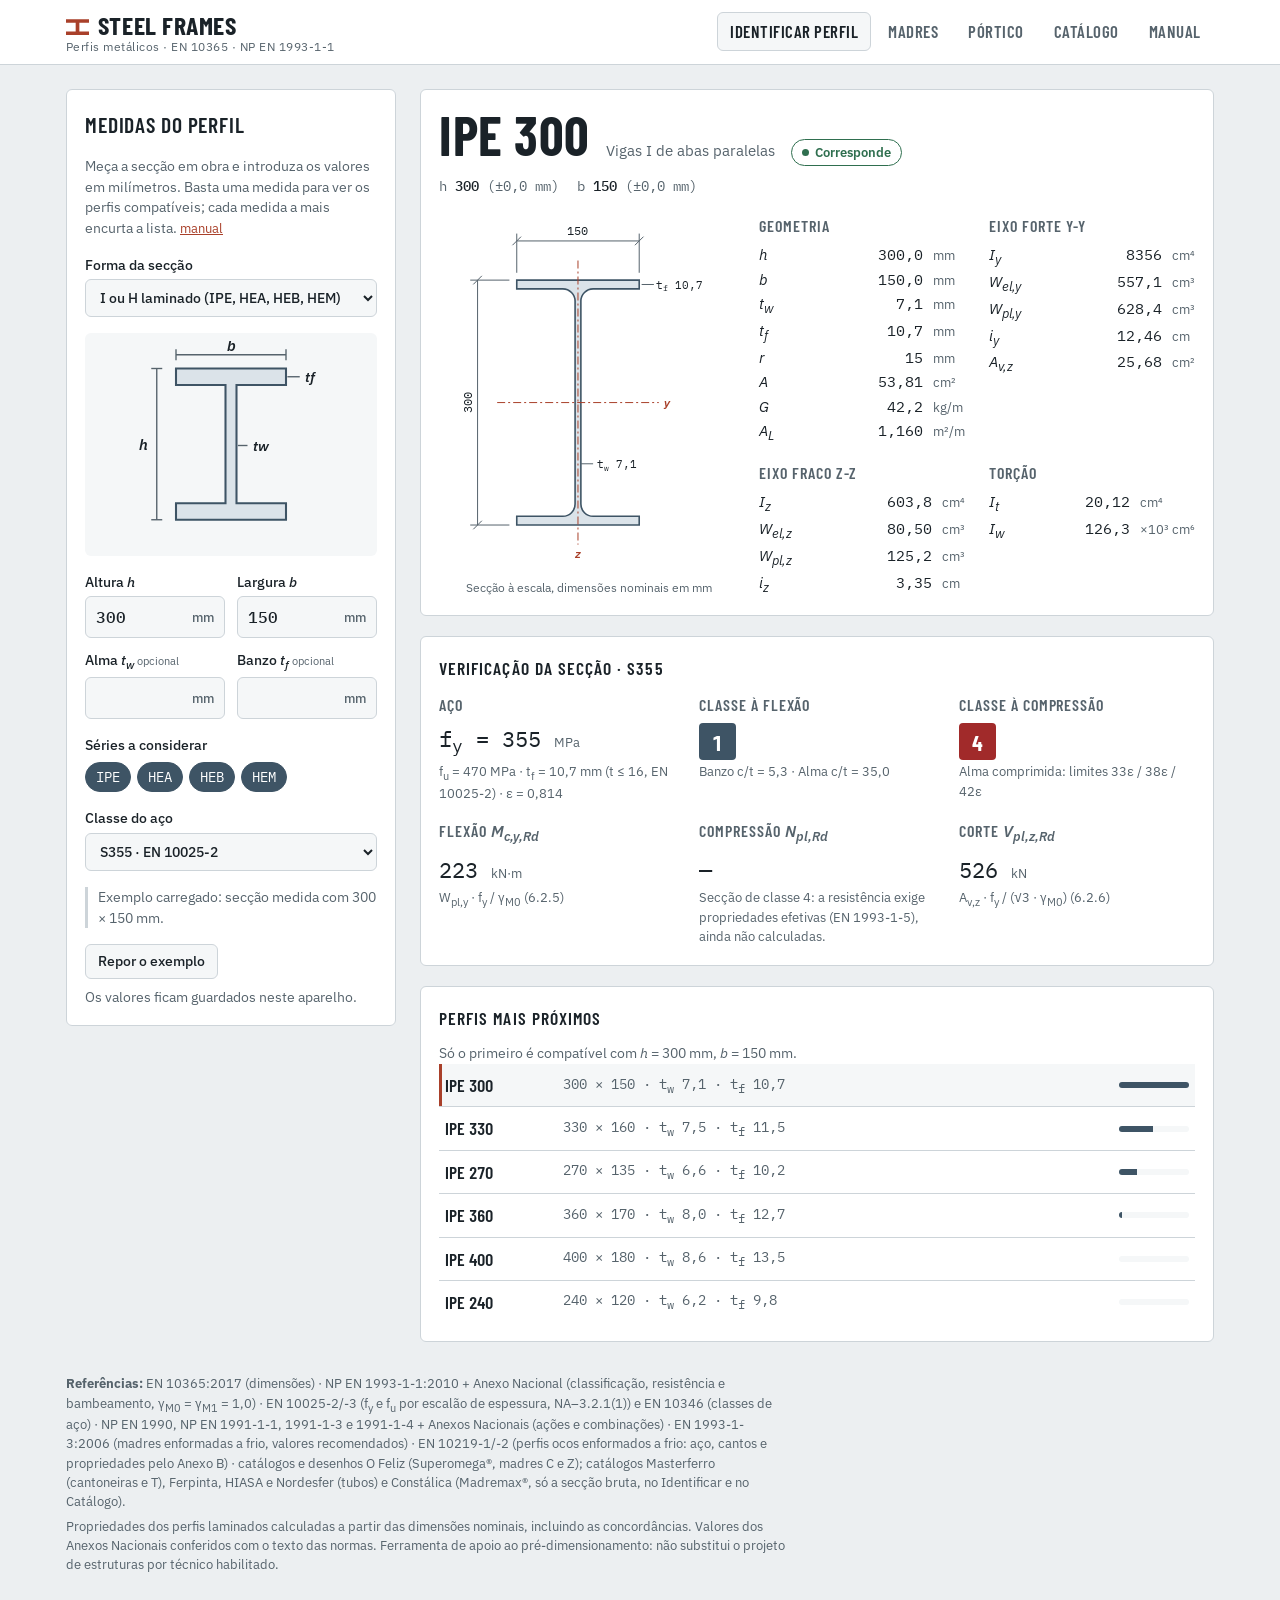
<file: src/index.html>
<!doctype html>
<html lang="pt-PT">
<head>
<meta charset="utf-8">
<meta name="viewport" content="width=device-width, initial-scale=1, viewport-fit=cover">
<title>Steel Frames</title>
<meta name="claude:viewport-fit-sides" content="cover">
<meta name="description" content="Identificação e propriedades de perfis metálicos laminados segundo a EN 10365 e o Eurocódigo 3.">
<link rel="preconnect" href="https://fonts.googleapis.com">
<link rel="preconnect" href="https://fonts.gstatic.com" crossorigin>
<link rel="stylesheet" href="https://fonts.googleapis.com/css2?family=Barlow+Condensed:wght@500;600;700&family=IBM+Plex+Mono:wght@400;500&family=IBM+Plex+Sans:wght@400;500;600&display=swap">
<link rel="stylesheet" href="css/style.css">
</head>
<body>
<header class="topo">
  <div class="topo-interior">
    <div class="marca">
      <span class="marca-nome">Steel Frames</span>
      <span class="marca-sub">Perfis metálicos · EN 10365 · NP EN 1993-1-1</span>
    </div>
    <nav class="separadores" aria-label="Secções">
      <button type="button" class="separador" id="tab-identificar" data-vista="identificar" aria-selected="true">Identificar perfil</button>
      <button type="button" class="separador" id="tab-madres" data-vista="madres" aria-selected="false">Madres</button>
      <button type="button" class="separador" id="tab-portico" data-vista="portico" aria-selected="false">Pórtico</button>
      <button type="button" class="separador" id="tab-catalogo" data-vista="catalogo" aria-selected="false">Catálogo</button>
      <button type="button" class="separador" id="tab-manual" data-vista="manual" aria-selected="false">Manual</button>
    </nav>
  </div>
</header>

<main class="conteudo">
  <section class="vista vista-dupla" id="vista-identificar" aria-labelledby="tab-identificar">
    <form class="painel-medidas" id="form-medidas" autocomplete="off">
      <h1 class="titulo-painel">Medidas do perfil</h1>
      <p class="nota">Meça a secção em obra e introduza os valores em milímetros. Basta uma medida para ver os perfis compatíveis; cada medida a mais encurta a lista. <a class="ajuda-manual" href="#manual-identificar">manual</a></p>

      <label class="campo" for="in-forma"><span>Forma da secção</span>
        <select id="in-forma" name="forma">
          <option value="I" selected>I ou H laminado (IPE, HEA, HEB, HEM)</option>
          <option value="U">U laminado (UPN, UPE)</option>
          <option value="omega">Ómega enformado a frio (Superomega®, O Feliz)</option>
          <option value="madremax">Ómega enformado a frio (Madremax®, Constálica)</option>
          <option value="C">C enformado a frio (O Feliz)</option>
          <option value="Z">Z enformado a frio (O Feliz)</option>
          <option value="Liguais">Cantoneira de abas iguais (L, EN 10056-1)</option>
          <option value="Ldesiguais">Cantoneira de abas desiguais (L, EN 10056-1)</option>
          <option value="T">Perfil T de abas iguais (EN 10055)</option>
          <option value="SHS">Tubo quadrado (SHS, EN 10219)</option>
          <option value="RHS">Tubo retangular (RHS, EN 10219)</option>
          <option value="CHS">Tubo redondo (CHS, EN 10219)</option>
          <option value="qualquer">Qualquer forma (procura em todas as séries)</option>
        </select></label>

      <figure class="esquema" aria-hidden="true">
        <svg viewBox="0 0 160 150" role="img" data-forma="I">
          <path class="esquema-perfil" d="M40 20h80v12H84v86h36v12H40v-12h36V32H40z"/>
          <g class="esquema-cota">
            <line x1="40" y1="10" x2="120" y2="10"/><line x1="40" y1="6" x2="40" y2="14"/><line x1="120" y1="6" x2="120" y2="14"/>
            <line x1="26" y1="20" x2="26" y2="130"/><line x1="22" y1="20" x2="30" y2="20"/><line x1="22" y1="130" x2="30" y2="130"/>
          </g>
          <text x="80" y="7" class="esquema-txt">b</text>
          <text x="16" y="79" class="esquema-txt">h</text>
          <text x="96" y="80" class="esquema-txt esquema-txt-s">tw</text>
          <text x="134" y="30" class="esquema-txt esquema-txt-s">tf</text>
          <line class="esquema-guia" x1="121" y1="26" x2="130" y2="26"/>
          <line class="esquema-guia" x1="85" y1="76" x2="92" y2="76"/>
        </svg>
        <svg viewBox="0 0 160 150" role="img" data-forma="U" hidden>
          <path class="esquema-perfil" d="M50 20h66v12H66v86h50v12H50z"/>
          <g class="esquema-cota">
            <line x1="50" y1="10" x2="116" y2="10"/><line x1="50" y1="6" x2="50" y2="14"/><line x1="116" y1="6" x2="116" y2="14"/>
            <line x1="36" y1="20" x2="36" y2="130"/><line x1="32" y1="20" x2="40" y2="20"/><line x1="32" y1="130" x2="40" y2="130"/>
          </g>
          <text x="83" y="7" class="esquema-txt">b</text>
          <text x="26" y="79" class="esquema-txt">h</text>
          <text x="72" y="80" class="esquema-txt esquema-txt-s">tw</text>
          <text x="128" y="30" class="esquema-txt esquema-txt-s">tf</text>
          <line class="esquema-guia" x1="117" y1="26" x2="126" y2="26"/>
        </svg>
        <svg viewBox="0 0 160 150" role="img" data-forma="omega" hidden>
          <path class="esquema-fino" d="M18 120l6-6h22l4-8 4-66 8-8h36l8 8 4 66 4 8h22l6 6"/>
          <g class="esquema-cota">
            <line x1="18" y1="134" x2="142" y2="134"/><line x1="18" y1="130" x2="18" y2="138"/><line x1="142" y1="130" x2="142" y2="138"/>
            <line x1="8" y1="32" x2="8" y2="120"/><line x1="4" y1="32" x2="12" y2="32"/><line x1="4" y1="120" x2="12" y2="120"/>
          </g>
          <text x="80" y="147" class="esquema-txt">b</text>
          <text x="2" y="80" class="esquema-txt">h</text>
          <text x="104" y="22" class="esquema-txt esquema-txt-s">t</text>
          <line class="esquema-guia" x1="96" y1="28" x2="102" y2="20"/>
        </svg>
        <svg viewBox="0 0 160 150" role="img" data-forma="madremax" hidden>
          <path class="esquema-fino" d="M12 116l14-4 12 4h14l14-82h28l14 82h14l12-4 14 4"/>
          <g class="esquema-cota">
            <line x1="12" y1="132" x2="148" y2="132"/><line x1="12" y1="128" x2="12" y2="136"/><line x1="148" y1="128" x2="148" y2="136"/>
            <line x1="4" y1="34" x2="4" y2="118"/><line x1="1" y1="34" x2="7" y2="34"/><line x1="1" y1="118" x2="7" y2="118"/>
          </g>
          <text x="80" y="146" class="esquema-txt">b</text>
          <text x="12" y="80" class="esquema-txt">h</text>
          <text x="112" y="70" class="esquema-txt esquema-txt-s">t</text>
          <line class="esquema-guia" x1="104" y1="70" x2="110" y2="66"/>
          <text x="14" y="100" class="esquema-txt esquema-txt-s" style="font-size: 8px">aba em V</text>
        </svg>
        <svg viewBox="0 0 160 150" role="img" data-forma="C" hidden>
          <path class="esquema-fino" d="M116 44V22H54v106h62v-22"/>
          <g class="esquema-cota">
            <line x1="54" y1="10" x2="116" y2="10"/><line x1="54" y1="6" x2="54" y2="14"/><line x1="116" y1="6" x2="116" y2="14"/>
            <line x1="40" y1="22" x2="40" y2="128"/><line x1="36" y1="22" x2="44" y2="22"/><line x1="36" y1="128" x2="44" y2="128"/>
            <line x1="130" y1="22" x2="130" y2="44"/><line x1="126" y1="22" x2="134" y2="22"/><line x1="126" y1="44" x2="134" y2="44"/>
          </g>
          <text x="85" y="7" class="esquema-txt">b</text>
          <text x="30" y="79" class="esquema-txt">h</text>
          <text x="138" y="37" class="esquema-txt esquema-txt-s">a</text>
          <text x="62" y="79" class="esquema-txt esquema-txt-s">t</text>
        </svg>
        <svg viewBox="0 0 160 150" role="img" data-forma="Z" hidden>
          <path class="esquema-fino" d="M128 44V22H80v106H32v-22"/>
          <g class="esquema-cota">
            <line x1="80" y1="10" x2="128" y2="10"/><line x1="80" y1="6" x2="80" y2="14"/><line x1="128" y1="6" x2="128" y2="14"/>
            <line x1="18" y1="22" x2="18" y2="128"/><line x1="14" y1="22" x2="22" y2="22"/><line x1="14" y1="128" x2="22" y2="128"/>
            <line x1="142" y1="22" x2="142" y2="44"/><line x1="138" y1="22" x2="146" y2="22"/><line x1="138" y1="44" x2="146" y2="44"/>
          </g>
          <text x="104" y="7" class="esquema-txt">b</text>
          <text x="8" y="79" class="esquema-txt">h</text>
          <text x="150" y="37" class="esquema-txt esquema-txt-s">a</text>
          <text x="88" y="79" class="esquema-txt esquema-txt-s">t</text>
        </svg>
        <svg viewBox="0 0 160 150" role="img" data-forma="Liguais" hidden>
          <path class="esquema-perfil" d="M44 20h12v88h88v12H44z"/>
          <g class="esquema-cota">
            <line x1="32" y1="20" x2="32" y2="120"/><line x1="28" y1="20" x2="36" y2="20"/><line x1="28" y1="120" x2="36" y2="120"/>
            <line x1="44" y1="132" x2="144" y2="132"/><line x1="44" y1="128" x2="44" y2="136"/><line x1="144" y1="128" x2="144" y2="136"/>
          </g>
          <text x="22" y="74" class="esquema-txt">a</text>
          <text x="94" y="147" class="esquema-txt">a</text>
          <text x="70" y="40" class="esquema-txt esquema-txt-s">t</text>
          <line class="esquema-guia" x1="57" y1="36" x2="67" y2="36"/>
        </svg>
        <svg viewBox="0 0 160 150" role="img" data-forma="Ldesiguais" hidden>
          <path class="esquema-perfil" d="M54 20h11v89h56v11H54z"/>
          <g class="esquema-cota">
            <line x1="42" y1="20" x2="42" y2="120"/><line x1="38" y1="20" x2="46" y2="20"/><line x1="38" y1="120" x2="46" y2="120"/>
            <line x1="54" y1="132" x2="121" y2="132"/><line x1="54" y1="128" x2="54" y2="136"/><line x1="121" y1="128" x2="121" y2="136"/>
          </g>
          <text x="32" y="74" class="esquema-txt">a</text>
          <text x="88" y="147" class="esquema-txt">b</text>
          <text x="79" y="40" class="esquema-txt esquema-txt-s">t</text>
          <line class="esquema-guia" x1="66" y1="36" x2="76" y2="36"/>
        </svg>
        <svg viewBox="0 0 160 150" role="img" data-forma="T" hidden>
          <path class="esquema-perfil" d="M30 24h100v12l-42 1v89H72V37l-42-1z"/>
          <g class="esquema-cota">
            <line x1="30" y1="12" x2="130" y2="12"/><line x1="30" y1="8" x2="30" y2="16"/><line x1="130" y1="8" x2="130" y2="16"/>
            <line x1="18" y1="24" x2="18" y2="126"/><line x1="14" y1="24" x2="22" y2="24"/><line x1="14" y1="126" x2="22" y2="126"/>
          </g>
          <text x="80" y="8" class="esquema-txt">b</text>
          <text x="9" y="79" class="esquema-txt">h</text>
          <text x="99" y="86" class="esquema-txt esquema-txt-s">t</text>
          <line class="esquema-guia" x1="89" y1="82" x2="96" y2="82"/>
        </svg>
        <svg viewBox="0 0 160 150" role="img" data-forma="SHS" hidden>
          <path class="esquema-perfil" fill-rule="evenodd" d="M50 30h60a10 10 0 0 1 10 10v80a10 10 0 0 1-10 10H50a10 10 0 0 1-10-10V40a10 10 0 0 1 10-10zM55 40h50a5 5 0 0 1 5 5v70a5 5 0 0 1-5 5H55a5 5 0 0 1-5-5V45a5 5 0 0 1 5-5z"/>
          <g class="esquema-cota">
            <line x1="40" y1="18" x2="120" y2="18"/><line x1="40" y1="14" x2="40" y2="22"/><line x1="120" y1="14" x2="120" y2="22"/>
          </g>
          <text x="80" y="13" class="esquema-txt">b</text>
          <text x="128" y="84" class="esquema-txt esquema-txt-s">t</text>
          <line class="esquema-guia" x1="115" y1="80" x2="125" y2="80"/>
          <line class="esquema-guia" x1="50" y1="137" x2="110" y2="137" stroke-dasharray="3 2"/>
          <text x="80" y="148" class="esquema-txt" style="font-size: 9px">face plana &lt; b</text>
        </svg>
        <svg viewBox="0 0 160 150" role="img" data-forma="RHS" hidden>
          <path class="esquema-perfil" fill-rule="evenodd" d="M58 20h44a10 10 0 0 1 10 10v90a10 10 0 0 1-10 10H58a10 10 0 0 1-10-10V30a10 10 0 0 1 10-10zM63 30h34a5 5 0 0 1 5 5v80a5 5 0 0 1-5 5H63a5 5 0 0 1-5-5V35a5 5 0 0 1 5-5z"/>
          <g class="esquema-cota">
            <line x1="48" y1="10" x2="112" y2="10"/><line x1="48" y1="6" x2="48" y2="14"/><line x1="112" y1="6" x2="112" y2="14"/>
            <line x1="34" y1="20" x2="34" y2="130"/><line x1="30" y1="20" x2="38" y2="20"/><line x1="30" y1="130" x2="38" y2="130"/>
          </g>
          <text x="80" y="7" class="esquema-txt">b</text>
          <text x="24" y="79" class="esquema-txt">h</text>
          <text x="120" y="79" class="esquema-txt esquema-txt-s">t</text>
          <line class="esquema-guia" x1="107" y1="75" x2="117" y2="75"/>
        </svg>
        <svg viewBox="0 0 160 150" role="img" data-forma="CHS" hidden>
          <path class="esquema-perfil" fill-rule="evenodd" d="M30 80a50 50 0 1 0 100 0a50 50 0 1 0-100 0zM39 80a41 41 0 1 0 82 0a41 41 0 1 0-82 0z"/>
          <g class="esquema-cota">
            <line x1="30" y1="18" x2="130" y2="18"/><line x1="30" y1="14" x2="30" y2="22"/><line x1="130" y1="14" x2="130" y2="22"/>
          </g>
          <text x="80" y="13" class="esquema-txt">D</text>
          <text x="138" y="84" class="esquema-txt esquema-txt-s">t</text>
          <line class="esquema-guia" x1="126" y1="80" x2="135" y2="80"/>
        </svg>
        <svg viewBox="0 0 160 150" role="img" data-forma="qualquer" hidden>
          <rect class="esquema-caixa" x="46" y="20" width="76" height="106"/>
          <path class="esquema-perfil" d="M50 24h68v9H88v60h30v9H50v-9h30V33H50z" opacity="0.9"/>
          <path class="esquema-fino" d="M58 118h50" stroke-width="3"/>
          <g class="esquema-cota">
            <line x1="34" y1="20" x2="34" y2="126"/><line x1="30" y1="20" x2="38" y2="20"/><line x1="30" y1="126" x2="38" y2="126"/>
            <line x1="46" y1="138" x2="122" y2="138"/><line x1="46" y1="134" x2="46" y2="142"/><line x1="122" y1="134" x2="122" y2="142"/>
          </g>
          <text x="24" y="77" class="esquema-txt">D</text>
          <text x="84" y="150" class="esquema-txt">d</text>
          <text x="130" y="31" class="esquema-txt esquema-txt-s">t</text>
          <line class="esquema-guia" x1="119" y1="28" x2="127" y2="28"/>
        </svg>
      </figure>

      <div class="campos">
        <label class="campo" for="in-h" id="campo-h"><span class="rotulo">Altura <i>h</i></span>
          <span class="entrada"><input id="in-h" name="h" type="text" inputmode="decimal" min="0" step="0.1" required><em>mm</em></span></label>
        <label class="campo" for="in-b" id="campo-b"><span class="rotulo">Largura <i>b</i></span>
          <span class="entrada"><input id="in-b" name="b" type="text" inputmode="decimal" min="0" step="0.1" required><em>mm</em></span></label>
        <label class="campo" for="in-tw" id="campo-tw"><span class="rotulo">Alma <i>t<sub>w</sub></i> <small>opcional</small></span>
          <span class="entrada"><input id="in-tw" name="tw" type="text" inputmode="decimal" min="0" step="0.1"><em>mm</em></span></label>
        <label class="campo" for="in-tf" id="campo-tf"><span class="rotulo">Banzo <i>t<sub>f</sub></i> <small>opcional</small></span>
          <span class="entrada"><input id="in-tf" name="tf" type="text" inputmode="decimal" min="0" step="0.1"><em>mm</em></span></label>
        <label class="campo" for="in-t" id="campo-t" hidden><span class="rotulo">Espessura <i>t</i> <small>opcional</small></span>
          <span class="entrada"><input id="in-t" name="t" type="text" inputmode="decimal" min="0" step="0.1"><em>mm</em></span></label>
        <label class="campo" for="in-a" id="campo-a" hidden><span class="rotulo">Reforço <i>a</i> <small>opcional</small></span>
          <span class="entrada"><input id="in-a" name="a" type="text" inputmode="decimal" min="0" step="0.1"><em>mm</em></span></label>
      </div>
      <p class="nota" id="nota-forma" hidden></p>

      <fieldset class="grupo" id="grupo-familias">
        <legend>Séries a considerar</legend>
        <div class="fichas" id="fichas-familias"></div>
      </fieldset>

      <label class="campo" for="in-aco"><span>Classe do aço</span>
        <select id="in-aco" name="aco"></select></label>

      <p class="nota nota-exemplo" id="nota-exemplo">Exemplo carregado: secção medida com 300 × 150 mm.</p>
      <div class="acoes-form"><button type="button" class="botao-sec" id="repor-identificar">Repor o exemplo</button><span class="nota">Os valores ficam guardados neste aparelho.</span></div>
    </form>

    <div class="resultado" id="resultado" aria-live="polite"></div>
  </section>

  <section class="vista vista-dupla" id="vista-madres" aria-labelledby="tab-madres" hidden>
    <form class="painel-medidas painel-madres" id="form-madres" autocomplete="off">
      <h1 class="titulo-painel">Madres de cobertura</h1>
      <p class="nota">Pré-dimensionamento de madres numa cobertura de duas águas, com as ações do Anexo Nacional português (Portugal continental).</p>

      <fieldset class="grupo">
        <legend>Pavilhão <a class="ajuda-manual" href="#manual-geometria">manual</a></legend>
        <div class="campos">
          <label class="campo" for="m-largura"><span>Vão do pórtico</span>
            <span class="entrada"><input id="m-largura" name="largura" type="text" inputmode="decimal" min="1" step="0.1" value="20"><em>m</em></span></label>
          <label class="campo" for="m-comprimento"><span>Comprimento</span>
            <span class="entrada"><input id="m-comprimento" name="comprimento" type="text" inputmode="decimal" min="1" step="0.1" value="48"><em>m</em></span></label>
          <label class="campo" for="m-beirado"><span>Altura no pilar</span>
            <span class="entrada"><input id="m-beirado" name="beirado" type="text" inputmode="decimal" value="7"><em>m</em></span></label>
          <label class="campo" for="m-meio"><span>Altura a meio vão</span>
            <span class="entrada"><input id="m-meio" name="meio" type="text" inputmode="decimal" value="8,4"><em>m</em></span></label>
        </div>
        <p class="nota" id="m-inclinacao"></p>
      </fieldset>

      <fieldset class="grupo">
        <legend>Madres <a class="ajuda-manual" href="#manual-madres">manual</a></legend>
        <label class="campo" for="m-tipo"><span>Tipo de madre</span>
          <select id="m-tipo" name="tipo">
            <option value="IPE" selected>IPE laminado (NP EN 1993-1-1)</option>
            <option value="Superomega">Superomega® · O Feliz (EN 1993-1-3)</option>
            <option value="C">Madre C · O Feliz (EN 1993-1-3)</option>
            <option value="Z">Madre Z · O Feliz (EN 1993-1-3)</option>
          </select></label>
        <label class="campo" for="m-aco"><span>Classe do aço</span>
          <select id="m-aco" name="aco"></select></label>
        <div class="campos">
          <label class="campo" for="m-vao"><span>Entre pórticos</span>
            <span class="entrada"><input id="m-vao" name="vao" type="text" inputmode="decimal" min="1" step="0.1" value="6"><em>m</em></span></label>
          <label class="campo" for="m-espacamento"><span>Entre madres</span>
            <span class="entrada"><input id="m-espacamento" name="espacamento" type="text" inputmode="decimal" min="0.3" step="0.05" value="1,5"><em>m</em></span></label>
        </div>
        <label class="campo" for="m-esquema"><span>Esquema estático</span>
          <select id="m-esquema" name="esquema"></select></label>
        <label class="campo" for="m-tirantes"><span>Travamento do banzo inferior</span>
          <select id="m-tirantes" name="tirantes">
            <option value="0">Sem travamento intermédio (só nos pórticos)</option>
            <option value="1" selected>Tirantes a meio vão</option>
            <option value="2">Tirantes a terços do vão</option>
          </select></label>
        <label class="campo" for="m-posicao"><span>Posição na cobertura</span>
          <select id="m-posicao" name="posicao"></select></label>
      </fieldset>

      <fieldset class="grupo" id="m-grupo-enformados" hidden>
        <legend>Enformados a frio (EN 1993-1-3) <a class="ajuda-manual" href="#manual-madres">manual</a></legend>
        <div id="m-campos-continuidade">
          <label class="campo" for="m-ligacao"><span>Continuidade nos apoios intermédios</span>
            <select id="m-ligacao" name="ligacao">
              <option value="continua" selected>Madre contínua, sem emenda nos apoios</option>
              <option value="sobreposicao">Sobreposição (empalme) sobre os apoios</option>
            </select></label>
          <label class="campo" for="m-sobreposicao" id="m-campo-sobreposicao"><span>Comprimento total da sobreposição, se medido</span>
            <span class="entrada"><input id="m-sobreposicao" name="sobreposicao" type="text" inputmode="decimal" min="0" step="0.05" value="" placeholder="desconhecido"><em>m</em></span></label>
          <p class="nota" id="m-nota-sobreposicao">Com 0,1 L ou mais para cada lado do apoio, a madre conta como contínua, com secção dupla sobre o apoio. Mais curta ou desconhecida, a continuidade é parcial: o vão verifica-se também como simplesmente apoiado (EN 1993-1-3, 10.1.3.4).</p>
        </div>
        <label class="campo" for="m-restricao"><span>Restrição do revestimento ao banzo livre</span>
          <select id="m-restricao" name="restricao">
            <option value="nenhuma" selected>Nenhuma (K = 0), do lado da segurança</option>
            <option value="chapa">Chapa trapezoidal fixada nas ondas baixas (130 p, 10.1.5.2(7))</option>
            <option value="cd">Rigidez CD indicada pelo fabricante do revestimento</option>
          </select></label>
        <div class="campos">
          <label class="campo" for="m-fixacoes" id="m-campo-fixacoes"><span>Fixações por metro de madre (p)</span>
            <span class="entrada"><input id="m-fixacoes" name="fixacoes" type="text" inputmode="decimal" min="0.5" step="0.5" value="2"><em>/m</em></span></label>
          <label class="campo" for="m-cd" id="m-campo-cd"><span>C<sub>D</sub> do revestimento</span>
            <span class="entrada"><input id="m-cd" name="cd" type="text" inputmode="decimal" min="0" step="0.1" value="0,5"><em>kN·m/m/rad</em></span></label>
          <label class="campo" for="m-apoio" id="m-campo-apoio"><span>Largura de apoio na asna</span>
            <span class="entrada"><input id="m-apoio" name="apoio" type="text" inputmode="decimal" min="10" step="10" value="100"><em>mm</em></span></label>
        </div>
        <p class="nota" id="m-nota-restricao"></p>
      </fieldset>

      <fieldset class="grupo">
        <legend>Cargas permanentes e sobrecarga <a class="ajuda-manual" href="#manual-combinacoes">manual</a></legend>
        <label class="campo" for="m-revestimento"><span>Revestimento</span>
          <select id="m-revestimento" name="revestimento"></select></label>
        <div class="campos">
          <label class="campo" for="m-grev"><span>Peso do revestimento</span>
            <span class="entrada"><input id="m-grev" name="grev" type="text" inputmode="decimal" min="0" step="0.01"><em>kN/m²</em></span></label>
          <label class="campo" for="m-ginst"><span>Instalações</span>
            <span class="entrada"><input id="m-ginst" name="ginst" type="text" inputmode="decimal" min="0" step="0.01" value="0,10"><em>kN/m²</em></span></label>
          <label class="campo" for="m-qk"><span>Sobrecarga (cat. H)</span>
            <span class="entrada"><input id="m-qk" name="qk" type="text" inputmode="decimal" min="0" step="0.05" value="0,4"><em>kN/m²</em></span></label>
        </div>
      </fieldset>

      <fieldset class="grupo">
        <legend>Painel de revestimento <a class="ajuda-manual" href="#manual-painel">manual</a></legend>
        <label class="campo" for="m-painel"><span>Painel (tabela de cargas do fabricante)</span>
          <select id="m-painel" name="painel"></select></label>
        <div id="m-campos-painel">
          <div class="campos">
            <label class="campo" for="m-painel-faces"><span>Chapas ext./int.</span>
              <select id="m-painel-faces" name="painelFaces"></select></label>
            <label class="campo" for="m-painel-espessura"><span>Espessura do painel</span>
              <select id="m-painel-espessura" name="painelEspessura"></select></label>
          </div>
          <label class="campo" for="m-painel-apoio"><span>Apoio do painel nas madres</span>
            <select id="m-painel-apoio" name="painelApoio">
              <option value="multiplo" selected>Contínuo sobre três ou mais madres (apoio múltiplo)</option>
              <option value="simples">Um só vão entre duas madres (apoio simples)</option>
            </select></label>
        </div>
        <div class="campos" id="m-campos-painel-manual">
          <label class="campo" for="m-painel-desc"><span>Admissível ▼ ao vão s</span>
            <span class="entrada"><input id="m-painel-desc" name="painelDesc" type="text" inputmode="decimal" value="1,00"><em>kN/m²</em></span></label>
          <label class="campo" for="m-painel-asc"><span>Admissível ▲ ao vão s</span>
            <span class="entrada"><input id="m-painel-asc" name="painelAsc" type="text" inputmode="decimal" value="1,00"><em>kN/m²</em></span></label>
        </div>
        <label class="verificar" for="m-painel-escura" id="m-campo-painel-escura"><input id="m-painel-escura" name="painelEscura" type="checkbox"> Face exterior de cor escura (▲ admissível − 30 %)</label>
        <p class="nota" id="m-nota-painel"></p>
      </fieldset>

      <fieldset class="grupo">
        <legend>Local <a class="ajuda-manual" href="#manual-vento">manual</a></legend>
        <div class="campos">
          <label class="campo" for="m-distrito"><span>Distrito (zona de neve)</span>
            <select id="m-distrito" name="distrito"></select></label>
          <label class="campo" for="m-concelho" id="m-campo-concelho"><span>Concelho</span>
            <select id="m-concelho" name="concelho"></select></label>
        </div>
        <div class="campos">
          <label class="campo" for="m-altitude"><span>Altitude</span>
            <span class="entrada"><input id="m-altitude" name="altitude" type="text" inputmode="decimal" min="0" max="1500" step="10" value="150"><em>m</em></span></label>
          <label class="campo" for="m-zona-neve"><span>Zona de neve</span>
            <select id="m-zona-neve" name="zonaNeve">
              <option value="Z1">Z1</option>
              <option value="Z2" selected>Z2</option>
              <option value="Z3">Z3</option>
            </select></label>
        </div>
        <p class="nota" id="m-nota-neve"></p>
        <label class="campo" for="m-exposicao"><span>Exposição à neve</span>
          <select id="m-exposicao" name="exposicao">
            <option value="normal" selected>Normal (Ce = 1,0)</option>
            <option value="exposta">Exposta ao vento (Ce = 0,8)</option>
            <option value="abrigada">Abrigada (Ce = 1,2)</option>
          </select></label>
        <label class="campo" for="m-terreno"><span>Categoria de terreno</span>
          <select id="m-terreno" name="terreno">
            <option value="I">I · Costa exposta ao mar</option>
            <option value="II">II · Campo aberto, obstáculos isolados</option>
            <option value="III" selected>III · Industrial, suburbano, floresta</option>
            <option value="IV">IV · Urbano, edifícios acima de 15 m</option>
          </select></label>
        <div class="campos">
          <label class="campo" for="m-cpi-max"><span>c<sub>pi</sub> máximo</span>
            <span class="entrada"><input id="m-cpi-max" name="cpiMax" type="text" inputmode="decimal" min="-1" max="1" step="0.05" value="0,2"></span></label>
          <label class="campo" for="m-cpi-min"><span>c<sub>pi</sub> mínimo</span>
            <span class="entrada"><input id="m-cpi-min" name="cpiMin" type="text" inputmode="decimal" min="-1" max="1" step="0.05" value="−0,3"></span></label>
        </div>
        <p class="nota">+0,2 / −0,3 sem face dominante. Com portões grandes que possam ficar abertos, ver NP EN 1991-1-4, 7.2.9(5).</p>
        <label class="verificar" for="m-costa"><input id="m-costa" name="costa" type="checkbox"> A menos de 5 km da costa</label>
        <p class="nota" id="m-zona-vento"></p>
        <label class="campo" for="m-orografia"><span>Orografia (vento)</span>
          <select id="m-orografia" name="orografia">
            <option value="plano" selected>Terreno plano (c0 = 1,0)</option>
            <option value="colina">Colina isolada ou em cadeia (Anexo A.3)</option>
            <option value="escarpa">Falésia ou escarpa (Anexo A.3)</option>
            <option value="manual">c0 de estudo específico</option>
          </select></label>
        <div class="campos" id="m-campos-orografia">
          <label class="campo" for="m-oro-h"><span>Altura do relevo H</span>
            <span class="entrada"><input id="m-oro-h" name="oroH" type="text" inputmode="decimal" min="0" step="1" value="30"><em>m</em></span></label>
          <label class="campo" for="m-oro-lu"><span>Vertente a barlavento L<sub>u</sub></span>
            <span class="entrada"><input id="m-oro-lu" name="oroLu" type="text" inputmode="decimal" min="1" step="10" value="300"><em>m</em></span></label>
          <label class="campo" for="m-oro-ld" id="m-campo-oro-ld"><span>Vertente a sotavento L<sub>d</sub></span>
            <span class="entrada"><input id="m-oro-ld" name="oroLd" type="text" inputmode="decimal" min="1" step="10" value="300"><em>m</em></span></label>
          <label class="campo" for="m-oro-x"><span>Distância à crista x</span>
            <span class="entrada"><input id="m-oro-x" name="oroX" type="text" inputmode="decimal" step="10" value="0"><em>m</em></span></label>
        </div>
        <label class="campo" for="m-c0" id="m-campo-c0"><span>Coeficiente de orografia c<sub>0</sub></span>
          <span class="entrada"><input id="m-c0" name="c0" type="text" inputmode="decimal" min="1" max="2" step="0.05" value="1,0"></span></label>
        <p class="nota" id="m-nota-orografia"></p>
      </fieldset>

      <p class="nota nota-exemplo" id="m-nota-exemplo">Exemplo carregado: pavilhão de 20 × 48 m, alturas de 7,0 m no pilar e 8,4 m a meio vão, com painel sandwich.</p>
      <div class="acoes-form"><button type="button" class="botao-sec" id="repor-madres">Repor o exemplo</button><span class="nota">Os valores ficam guardados neste aparelho.</span></div>
    </form>

    <div class="resultado" id="resultado-madres" aria-live="polite"></div>
  </section>

  <section class="vista vista-dupla" id="vista-portico" aria-labelledby="tab-portico" hidden>
    <form class="painel-medidas painel-madres" id="form-portico" autocomplete="off">
      <h1 class="titulo-painel">Pórtico de duas águas</h1>
      <p class="nota">Pórtico interior com bases encastradas e sem pontes rolantes, verificado pela NP EN 1993-1-1. A geometria, o local e as cargas vêm do separador Madres.</p>
      <p class="nota" id="p-resumo"></p>

      <fieldset class="grupo">
        <legend>Perfis</legend>
        <div class="campos">
          <label class="campo" for="p-pilares"><span>Pilares</span>
            <select id="p-pilares" name="pilares">
              <option value="HEA" selected>HEA</option>
              <option value="HEB">HEB</option>
              <option value="IPE">IPE</option>
            </select></label>
          <label class="campo" for="p-travessa"><span>Travessa</span>
            <select id="p-travessa" name="travessa">
              <option value="IPE" selected>IPE</option>
              <option value="HEA">HEA</option>
            </select></label>
        </div>
        <label class="campo" for="p-aco"><span>Classe do aço</span>
          <select id="p-aco" name="aco">
            <option value="S235">S235</option>
            <option value="S275" selected>S275</option>
            <option value="S355">S355</option>
          </select></label>
      </fieldset>

      <fieldset class="grupo">
        <legend>Travamentos fora do plano <a class="ajuda-manual" href="#manual-portico">manual</a></legend>
        <label class="campo" for="p-escoras"><span>Escoras do banzo inferior da travessa</span>
          <select id="p-escoras" name="escoras">
            <option value="0">Sem escoras (só nos pórticos)</option>
            <option value="1">Em todas as madres</option>
            <option value="2" selected>De 2 em 2 madres</option>
            <option value="3">De 3 em 3 madres</option>
            <option value="4">De 4 em 4 madres</option>
          </select></label>
        <label class="campo" for="p-trav-pilar"><span>Travamentos intermédios dos pilares</span>
          <select id="p-trav-pilar" name="travPilar">
            <option value="0" selected>Nenhum (só na base e no beirado)</option>
            <option value="1">A meia altura</option>
            <option value="2">A terços da altura</option>
          </select></label>
        <p class="nota">Um travamento impede o deslocamento lateral dos dois banzos (escora ao banzo comprimido ou contraventamento). As madres travam o banzo superior da travessa.</p>
      </fieldset>

      <fieldset class="grupo">
        <legend>Vento</legend>
        <label class="campo" for="p-posicao"><span>Pórtico analisado</span>
          <select id="p-posicao" name="posicao">
            <option value="empena" selected>2.º pórtico, junto à empena</option>
            <option value="corrente">Pórtico corrente (a mais de e/2 da empena)</option>
          </select></label>
        <p class="nota">Junto à empena, a faixa do pórtico pode apanhar as zonas mais desfavoráveis da cobertura e das paredes (F, G, H; A, B).</p>
      </fieldset>

      <div class="acoes-form"><button type="button" class="botao-sec" id="repor-portico">Repor as opções</button><span class="nota">Os valores ficam guardados neste aparelho.</span></div>
    </form>

    <div class="resultado" id="resultado-portico" aria-live="polite"></div>
  </section>

  <section class="vista" id="vista-catalogo" aria-labelledby="tab-catalogo" hidden>
    <div class="catalogo-topo">
      <h1 class="titulo-painel">Catálogo de perfis</h1>
      <div class="fichas" id="fichas-catalogo" role="radiogroup" aria-label="Série"></div>
    </div>
    <p class="nota" id="catalogo-desc"></p>
    <div class="tabela-rolo">
      <table class="tabela" id="tabela-catalogo"></table>
    </div>
    <p class="nota" id="catalogo-ajuda">Toque numa linha para abrir o perfil com todas as propriedades.</p>
  </section>

<!-- incluir manual.html -->
</main>

<footer class="rodape">
  <p><strong>Referências:</strong> EN 10365:2017 (dimensões) · NP EN 1993-1-1:2010 + Anexo Nacional (classificação, resistência e bambeamento, γ<sub>M0</sub> = γ<sub>M1</sub> = 1,0) · EN 10025-2/-3 (f<sub>y</sub> e f<sub>u</sub> por escalão de espessura, NA–3.2.1(1)) e EN 10346 (classes de aço) · NP EN 1990, NP EN 1991-1-1, 1991-1-3 e 1991-1-4 + Anexos Nacionais (ações e combinações) · EN 1993-1-3:2006 (madres enformadas a frio, valores recomendados) · EN 10219-1/-2 (perfis ocos enformados a frio: aço, cantos e propriedades pelo Anexo B) · catálogos e desenhos O Feliz (Superomega®, madres C e Z); catálogos Masterferro (cantoneiras e T), Ferpinta, HIASA e Nordesfer (tubos) e Constálica (Madremax®, só a secção bruta, no Identificar e no Catálogo).</p>
  <p>Propriedades dos perfis laminados calculadas a partir das dimensões nominais, incluindo as concordâncias. Valores dos Anexos Nacionais conferidos com o texto das normas. Ferramenta de apoio ao pré-dimensionamento: não substitui o projeto de estruturas por técnico habilitado.</p>
</footer>

<script src="js/perfis.js"></script>
<script src="js/perfis-u.js"></script>
<script src="js/perfis-lt.js"></script>
<script src="js/perfis-tubulares.js"></script>
<script src="js/madremax.js"></script>
<script src="js/seccao.js"></script>
<script src="js/ofeliz.js"></script>
<script src="js/acoes.js"></script>
<script src="js/paineis.js"></script>
<script src="js/revestimento.js"></script>
<script src="js/madres.js"></script>
<script src="js/enformados.js"></script>
<script src="js/portico.js"></script>
<script src="js/app.js"></script>
<script src="js/vista-madres.js"></script>
<script src="js/vista-portico.js"></script>
</body>
</html>
</file>
<file: src/css/style.css>
/* Layout: faixa de topo + duas colunas (medidas | resultado) que empilham abaixo de 880px.
   Cor: cinza-aço frio com o vermelho do primário anticorrosivo como único acento. */
:root {
  --fundo: #eceff1;
  --superficie: #ffffff;
  --superficie-2: #f5f7f8;
  --tinta: #1a2228;
  --tinta-suave: #56636c;
  --linha: #cdd4d9;
  --aco: #3e5465;
  --aco-claro: #dbe3e9;
  --primario: #a9402a;
  --primario-tinta: #ffffff;
  --ok: #2f6f4f;
  --aviso: #8a5a00;
  --mau: #a12a2a;
  --f-titulo: "Barlow Condensed", "Arial Narrow", "Roboto Condensed", sans-serif;
  --f-texto: "IBM Plex Sans", "Segoe UI", system-ui, sans-serif;
  --f-dados: "IBM Plex Mono", ui-monospace, "SFMono-Regular", Menlo, monospace;
  --raio: 6px;
}
@media (prefers-color-scheme: dark) {
  :root:not([data-theme="light"]) {
    --fundo: #11161a; --superficie: #192026; --superficie-2: #1f272e; --tinta: #e2e7ea;
    --tinta-suave: #97a4ad; --linha: #2e3941; --aco: #9ab1c2; --aco-claro: #26323b;
    --primario: #e2795c; --primario-tinta: #1a0d08; --ok: #6cc196; --aviso: #e0b357; --mau: #ef8a8a;
    color-scheme: dark;
  }
}
:root[data-theme="dark"] {
  --fundo: #11161a; --superficie: #192026; --superficie-2: #1f272e; --tinta: #e2e7ea;
  --tinta-suave: #97a4ad; --linha: #2e3941; --aco: #9ab1c2; --aco-claro: #26323b;
  --primario: #e2795c; --primario-tinta: #1a0d08; --ok: #6cc196; --aviso: #e0b357; --mau: #ef8a8a;
  color-scheme: dark;
}

* { box-sizing: border-box; }
[hidden] { display: none !important; }
html { -webkit-text-size-adjust: 100%; }
body {
  margin: 0;
  background: var(--fundo);
  color: var(--tinta);
  font: 15px/1.5 var(--f-texto);
}
body::before {
  content: ""; position: fixed; inset: 0 0 auto; height: env(safe-area-inset-top, 0px);
  z-index: 10; background: var(--superficie);
}
h1, h2, h3 { text-wrap: balance; margin: 0; }
button, input, select { font: inherit; color: inherit; }
:focus-visible { outline: 2px solid var(--primario); outline-offset: 2px; }

/* Topo */
.topo {
  position: sticky; top: env(safe-area-inset-top, 0px); z-index: 5;
  background: var(--superficie);
  border-bottom: 1px solid var(--linha);
}
.topo-interior, .conteudo, .rodape {
  max-width: 1180px; margin-inline: auto;
  padding-left: max(16px, env(safe-area-inset-left, 0px));
  padding-right: max(16px, env(safe-area-inset-right, 0px));
}
.topo-interior {
  display: flex; flex-wrap: wrap; align-items: center; justify-content: space-between;
  gap: 8px 24px; padding-block: 10px;
}
.marca { display: flex; flex-direction: column; line-height: 1.15; }
.marca-nome {
  font-family: var(--f-titulo); font-weight: 700; font-size: 1.6rem;
  letter-spacing: 0.02em; text-transform: uppercase;
}
.marca-nome::before {
  content: ""; display: inline-block; width: 0.9em; height: 0.62em; margin-right: 0.35em;
  background: var(--primario);
  clip-path: polygon(0 0, 100% 0, 100% 22%, 58% 22%, 58% 78%, 100% 78%, 100% 100%, 0 100%, 0 78%, 42% 78%, 42% 22%, 0 22%);
}
.marca-sub { font-size: 0.78rem; color: var(--tinta-suave); letter-spacing: 0.04em; }
.separadores { display: flex; flex-wrap: wrap; gap: 4px; }
.separador {
  border: 1px solid transparent; background: none; cursor: pointer;
  padding: 6px 12px; border-radius: var(--raio);
  font-family: var(--f-titulo); font-weight: 600; font-size: 1.05rem; letter-spacing: 0.03em;
  text-transform: uppercase; color: var(--tinta-suave);
}
.separador:hover { color: var(--tinta); background: var(--superficie-2); }
.separador[aria-selected="true"] { color: var(--tinta); border-color: var(--linha); background: var(--superficie-2); }

/* Conteúdo */
.conteudo { padding-block: 24px 8px; }
.vista-dupla {
  display: grid; gap: 24px;
  grid-template-columns: minmax(260px, 330px) minmax(0, 1fr);
  align-items: start;
}
.vista[hidden] { display: none !important; }
@media (max-width: 880px) {
  .vista-dupla { grid-template-columns: minmax(0, 1fr); }
}

.titulo-painel {
  font-family: var(--f-titulo); font-weight: 600; font-size: 1.35rem;
  text-transform: uppercase; letter-spacing: 0.04em;
}
.nota { color: var(--tinta-suave); font-size: 0.86rem; margin: 0; max-width: 65ch; }
.nota-exemplo { border-left: 3px solid var(--linha); padding-left: 10px; }

/* Painel de medidas */
.painel-medidas {
  display: flex; flex-direction: column; gap: 16px;
  background: var(--superficie); border: 1px solid var(--linha); border-radius: var(--raio);
  padding: 18px;
}
@media (min-width: 881px) { .painel-medidas { position: sticky; top: calc(env(safe-area-inset-top, 0px) + 84px); } }
.esquema { margin: 0; padding: 8px; background: var(--superficie-2); border-radius: var(--raio); }
.esquema svg { display: block; width: 100%; max-width: 220px; height: auto; margin-inline: auto; }
.esquema-perfil { fill: var(--aco-claro); stroke: var(--aco); stroke-width: 1.5; }
.esquema-fino { fill: none; stroke: var(--aco); stroke-width: 4; stroke-linejoin: round; stroke-linecap: round; }
.esquema svg[hidden] { display: none; }
.esquema-cota line, .esquema-guia { stroke: var(--tinta-suave); stroke-width: 1; }
.esquema-txt { fill: var(--tinta); font: italic 600 11px var(--f-texto); text-anchor: middle; }
.esquema-txt-s { font-size: 10px; text-anchor: start; }
.esquema-caixa { fill: none; stroke: var(--tinta-suave); stroke-width: 1; stroke-dasharray: 4 3; }

.campos { display: grid; grid-template-columns: repeat(2, minmax(0, 1fr)); gap: 12px; align-items: end; }
.campo { display: flex; flex-direction: column; gap: 4px; min-width: 0; font-size: 0.86rem; font-weight: 500; }
.campo small { font-weight: 400; color: var(--tinta-suave); }
.campo i { font-family: var(--f-texto); }
.entrada {
  display: flex; align-items: center;
  background: var(--superficie-2); border: 1px solid var(--linha); border-radius: var(--raio);
}
.entrada:focus-within { border-color: var(--primario); }
.entrada input {
  flex: 1; min-width: 0; width: 100%; border: 0; background: none; padding: 8px 10px;
  font-family: var(--f-dados); font-size: 1rem; font-variant-numeric: tabular-nums;
}
.entrada input:focus { outline: none; }
.entrada em { font-style: normal; color: var(--tinta-suave); padding-right: 10px; font-size: 0.8rem; }
select {
  padding: 8px 10px; border: 1px solid var(--linha); border-radius: var(--raio);
  background: var(--superficie-2);
}
.grupo { border: 0; margin: 0; padding: 0; display: flex; flex-direction: column; gap: 6px; }
.grupo legend { font-size: 0.86rem; font-weight: 500; padding: 0; margin-bottom: 6px; }
.fichas { display: flex; flex-wrap: wrap; gap: 6px; }
.ficha {
  display: inline-flex; align-items: center; gap: 6px; cursor: pointer;
  padding: 4px 10px; border: 1px solid var(--linha); border-radius: 999px;
  font-family: var(--f-dados); font-size: 0.85rem; background: var(--superficie);
  user-select: none;
}
.ficha input { position: absolute; opacity: 0; pointer-events: none; }
.ficha:has(input:checked) { background: var(--aco); border-color: var(--aco); color: var(--superficie); }
.ficha:has(input:focus-visible) { outline: 2px solid var(--primario); outline-offset: 2px; }

/* Resultado */
.resultado { display: flex; flex-direction: column; gap: 20px; min-width: 0; }
.cartao {
  background: var(--superficie); border: 1px solid var(--linha); border-radius: var(--raio);
  padding: 18px; min-width: 0;
}
.cabeca-resultado { display: flex; flex-wrap: wrap; align-items: baseline; gap: 6px 16px; }
.cartao .nome-perfil {
  margin: 0; color: var(--tinta); text-transform: none;
  font-family: var(--f-titulo); font-weight: 700; font-size: clamp(2.4rem, 6vw, 3.4rem);
  line-height: 1; letter-spacing: 0.01em;
}
.familia-perfil { color: var(--tinta-suave); }
.selo {
  display: inline-flex; align-items: center; gap: 6px; padding: 3px 10px; border-radius: 999px;
  font-size: 0.8rem; font-weight: 600; border: 1px solid currentColor;
}
.selo::before { content: ""; width: 7px; height: 7px; border-radius: 50%; background: currentColor; }
.selo-ok { color: var(--ok); }
.selo-aviso { color: var(--aviso); }
.selo-mau { color: var(--mau); }
.desvios {
  display: flex; flex-wrap: wrap; gap: 4px 18px; margin-top: 10px;
  font-family: var(--f-dados); font-size: 0.85rem; color: var(--tinta-suave);
}
.desvios b { color: var(--tinta); font-weight: 500; }
.alerta {
  margin-top: 12px; padding: 8px 12px; border-radius: var(--raio);
  background: var(--superficie-2); border-left: 3px solid var(--aviso); font-size: 0.88rem;
}
.alerta-mau { border-left-color: var(--mau); }
.nota-mau { color: var(--mau); }

.corpo-resultado {
  display: grid; gap: 20px; margin-top: 18px;
  grid-template-columns: minmax(200px, 300px) minmax(0, 1fr);
}
@media (max-width: 640px) { .corpo-resultado { grid-template-columns: minmax(0, 1fr); } }
.desenho { margin: 0; align-self: start; }
.desenho svg { display: block; width: 100%; height: auto; max-height: 360px; }
.desenho figcaption { font-size: 0.78rem; color: var(--tinta-suave); text-align: center; margin-top: 4px; }
.sec-forma { fill: var(--aco-claro); stroke: var(--aco); stroke-width: 1.6; vector-effect: non-scaling-stroke; }
.sec-fino { fill: none; stroke: var(--aco); stroke-linejoin: round; stroke-linecap: butt; }
.sec-eixo { stroke: var(--primario); stroke-width: 1; stroke-dasharray: 8 3 2 3; vector-effect: non-scaling-stroke; fill: none; }
.sec-cota { stroke: var(--tinta-suave); stroke-width: 1; vector-effect: non-scaling-stroke; fill: none; }
.sec-txt { fill: var(--tinta); font-family: var(--f-dados); }
.sec-txt-eixo { fill: var(--primario); font-family: var(--f-texto); font-style: italic; font-weight: 600; }
/* Eixos principais das cantoneiras (u-u e v-v) */
.sec-eixo-p { stroke: var(--tinta-suave); stroke-width: 1; stroke-dasharray: 3 3; vector-effect: non-scaling-stroke; fill: none; }
.sec-txt-eixo-p { fill: var(--tinta-suave); font-family: var(--f-texto); font-style: italic; font-weight: 600; }

.grupos-props { display: grid; grid-template-columns: repeat(auto-fit, minmax(190px, 1fr)); gap: 16px 24px; }
.grupo-props h3, .ec3-item h3, .cartao h2 {
  font-family: var(--f-titulo); font-weight: 600; font-size: 1rem; text-transform: uppercase;
  letter-spacing: 0.06em; color: var(--tinta-suave); margin-bottom: 6px;
}
.cartao h2 { font-size: 1.1rem; color: var(--tinta); margin-bottom: 12px; }
.lista-props { margin: 0; display: grid; grid-template-columns: auto 1fr auto; gap: 2px 10px; align-items: baseline; }
.lista-props dt { font-style: italic; }
.lista-props dd { margin: 0; text-align: right; font-family: var(--f-dados); font-variant-numeric: tabular-nums; }
.lista-props .un { color: var(--tinta-suave); font-size: 0.8rem; text-align: left; font-family: var(--f-texto); }

.ec3 { display: grid; grid-template-columns: repeat(auto-fit, minmax(220px, 1fr)); gap: 16px 24px; }
.valor-grande {
  font-family: var(--f-dados); font-size: 1.35rem; font-variant-numeric: tabular-nums;
}
.valor-grande small { font-size: 0.8rem; color: var(--tinta-suave); font-family: var(--f-texto); }
.ec3-item .sym { text-transform: none; letter-spacing: 0; font-family: var(--f-texto); font-style: italic; }
.ec3-item p { margin: 2px 0 0; font-size: 0.82rem; color: var(--tinta-suave); }
.ec3 + .nota { margin-top: 14px; }
.classe {
  display: inline-grid; place-items: center; width: 1.7em; height: 1.7em; border-radius: 4px;
  font-family: var(--f-titulo); font-weight: 700; background: var(--aco); color: var(--superficie);
}
.classe-4 { background: var(--mau); }

.candidatos { list-style: none; margin: 0; padding: 0; display: flex; flex-direction: column; }
.candidatos li + li { border-top: 1px solid var(--linha); }
.candidato {
  width: 100%; display: grid; grid-template-columns: minmax(7.5em, max-content) 1fr auto; gap: 12px; align-items: center;
  padding: 8px 6px; border: 0; background: none; cursor: pointer; text-align: left;
  font-family: var(--f-dados); font-size: 0.88rem; font-variant-numeric: tabular-nums;
}
.candidato:hover { background: var(--superficie-2); }
.candidato[aria-current="true"] { background: var(--superficie-2); box-shadow: inset 3px 0 0 var(--primario); }
.candidato-nome { font-family: var(--f-titulo); font-weight: 600; font-size: 1.1rem; }
.candidato-dims { color: var(--tinta-suave); min-width: 0; }
.candidato-forma {
  display: inline-block; min-width: 1.6em; padding: 0 4px; margin-right: 2px; border: 1px solid var(--linha); border-radius: 4px;
  text-align: center; color: var(--tinta); font-family: var(--f-titulo); font-weight: 600;
}
.barra { width: 70px; height: 6px; background: var(--superficie-2); border-radius: 3px; overflow: hidden; }
.barra span { display: block; height: 100%; background: var(--aco); }
/* Identificar, ecrãs estreitos: nome e barra na primeira linha, dimensões na segunda. */
@media (max-width: 480px) {
  #resultado .candidato { grid-template-columns: minmax(0, 1fr) 56px; row-gap: 2px; }
  #resultado .candidato-dims { grid-column: 1 / -1; grid-row: 2; }
  #resultado .barra { width: 56px; }
}

/* Catálogo */
#vista-catalogo { display: flex; flex-direction: column; gap: 12px; }
.catalogo-topo { display: flex; flex-wrap: wrap; align-items: center; justify-content: space-between; gap: 12px; }
.ficha-radio { font-family: var(--f-dados); }
.tabela-rolo {
  overflow-x: auto; background: var(--superficie); border: 1px solid var(--linha); border-radius: var(--raio);
  max-height: 70vh;
}
.tabela { border-collapse: collapse; width: 100%; font-variant-numeric: tabular-nums; font-size: 0.86rem; }
.tabela th, .tabela td { padding: 6px 10px; text-align: right; white-space: nowrap; }
.tabela th:first-child, .tabela td:first-child { text-align: left; position: sticky; left: 0; background: inherit; }
.tabela thead th {
  position: sticky; top: 0; z-index: 1; background: var(--superficie-2);
  font-weight: 600; border-bottom: 1px solid var(--linha);
}
.tabela thead th:first-child { z-index: 2; background: var(--superficie-2); }
.tabela thead .un { display: block; font-weight: 400; color: var(--tinta-suave); font-size: 0.75rem; }
.tabela tbody tr { background: var(--superficie); cursor: pointer; }
.tabela tbody tr:nth-child(even) { background: var(--superficie-2); }
.tabela tbody tr:hover td { color: var(--primario); }
.tabela td { font-family: var(--f-dados); }
.tabela td:first-child { font-family: var(--f-titulo); font-weight: 600; font-size: 1rem; }

/* Rodapé */
.rodape { padding-block: 24px 32px; color: var(--tinta-suave); font-size: 0.8rem; }
.rodape p { margin: 0 0 6px; max-width: 90ch; }

@media (prefers-reduced-motion: no-preference) {
  .cartao { animation: surgir 0.18s ease-out; }
  @keyframes surgir { from { transform: translateY(3px); } to { transform: none; } }
}

/* Madres */
.painel-madres { position: static !important; }
.painel-madres .grupo { gap: 10px; }
.painel-madres .grupo legend {
  font-family: var(--f-titulo); font-weight: 600; font-size: 1rem; text-transform: uppercase;
  letter-spacing: 0.06em; color: var(--tinta-suave); margin-bottom: 2px;
}
.verificar { display: flex; align-items: center; gap: 8px; font-size: 0.86rem; cursor: pointer; }
.verificar input { width: 16px; height: 16px; accent-color: var(--aco); }
.painel-madres select { width: 100%; }
.numeros { display: grid; grid-template-columns: repeat(auto-fit, minmax(150px, 1fr)); gap: 12px 24px; margin-top: 16px; }
.numeros p { margin: 2px 0 0; font-size: 0.82rem; color: var(--tinta-suave); }
.verifs { list-style: none; margin: 18px 0 12px; padding: 0; display: flex; flex-direction: column; gap: 10px; }
.verif {
  display: grid; grid-template-columns: minmax(0, 1fr) 3.5em 120px; gap: 2px 12px; align-items: center;
}
.verif-nome { font-weight: 500; }
.verif-u { text-align: right; font-family: var(--f-dados); font-variant-numeric: tabular-nums; }
.verif-det { grid-column: 1 / -1; font-size: 0.8rem; color: var(--tinta-suave); }
@media (max-width: 480px) { .verif { grid-template-columns: minmax(0, 1fr) 3.5em 70px; } }
.util { display: block; height: 8px; background: var(--superficie-2); border-radius: 4px; overflow: hidden; border: 1px solid var(--linha); }
.util span { display: block; height: 100%; }
.util-ok span { background: var(--ok); }
.util-aviso span { background: var(--aviso); }
.util-mau span { background: var(--mau); }
.candidato-madre { grid-template-columns: 6.5em minmax(0, 1fr) 3.8em 70px; }
.candidato-u { text-align: right; white-space: nowrap; }
@media (max-width: 480px) { .candidato-madre { grid-template-columns: 5.5em minmax(0, 1fr) 3.6em; } .candidato-madre .util { display: none; } }

.esquicos { display: grid; grid-template-columns: minmax(0, 1fr); gap: 24px; }
.esquico { margin: 0; min-width: 0; }
.esquico svg { display: block; width: 100%; height: auto; max-height: 380px; }
.esquico figcaption { font-size: 0.8rem; color: var(--tinta-suave); margin-top: 6px; }
.esq-faixa { fill: var(--primario); fill-opacity: 0.22; }
.esq-madre { stroke: var(--aco); stroke-width: 1; vector-effect: non-scaling-stroke; opacity: 0.55; }
.esq-madre-ativa { stroke: var(--primario); stroke-width: 3; vector-effect: non-scaling-stroke; }
.esq-portico { stroke: var(--tinta); stroke-width: 1.6; vector-effect: non-scaling-stroke; }
.esq-cumeeira { stroke: var(--tinta-suave); stroke-width: 1; stroke-dasharray: 6 4; vector-effect: non-scaling-stroke; }
.esq-cota { stroke: var(--tinta-suave); stroke-width: 1; fill: none; vector-effect: non-scaling-stroke; }
.esq-solo { stroke: var(--tinta-suave); stroke-width: 1; stroke-dasharray: 2 3; vector-effect: non-scaling-stroke; }
.esq-estrutura { stroke: var(--tinta); stroke-width: 2.2; fill: none; stroke-linejoin: round; vector-effect: non-scaling-stroke; }
.esq-madre-sec { fill: var(--aco); }
.esq-madre-sec-ativa { fill: var(--primario); }
.esq-seta-g, .esq-seta-w { stroke-width: 2; vector-effect: non-scaling-stroke; }
.esq-seta-g { stroke: var(--aco); }
.esq-seta-g-cab { fill: var(--aco); }
.esq-seta-w { stroke: var(--primario); }
.esq-seta-w-cab { fill: var(--primario); }
.esq-txt { fill: var(--tinta); font-family: var(--f-dados); stroke: var(--superficie); paint-order: stroke; stroke-linejoin: round; }
.dm-max { fill: var(--primario); fill-opacity: 0.28; stroke: var(--primario); stroke-width: 1; vector-effect: non-scaling-stroke; }
.dm-min { fill: var(--aco); fill-opacity: 0.3; stroke: var(--aco); stroke-width: 1; vector-effect: non-scaling-stroke; }

.acoes { display: grid; grid-template-columns: repeat(auto-fit, minmax(240px, 1fr)); gap: 16px 24px; }
.acao h3, h3.sub {
  font-family: var(--f-titulo); font-weight: 600; font-size: 1rem; text-transform: uppercase;
  letter-spacing: 0.06em; color: var(--tinta-suave); margin: 0 0 4px;
}
h3.sub { margin-top: 18px; margin-bottom: 8px; }
.acao p { margin: 0; font-size: 0.88rem; }
.acao b, .acoes b { font-family: var(--f-dados); font-weight: 500; }
.tabela-baixa { max-height: none; }
.tabela-simples tbody tr { cursor: default; }
.tabela-simples tbody tr:hover td { color: inherit; }
.tabela-simples tbody th { text-align: left; font-weight: 400; white-space: normal; min-width: 10em; }
.cartao .tabela-simples th:first-child { position: static; }
.hipoteses { margin: 0; padding-left: 1.2em; display: flex; flex-direction: column; gap: 6px; font-size: 0.88rem; max-width: 75ch; }
.verif-nao .verif-nome { color: var(--tinta-suave); }
.tabela tbody tr.linha-omega td:first-child { font-family: var(--f-dados); font-weight: 500; font-size: 0.86rem; }
@media (max-width: 400px) {
  .separador { padding: 6px 8px; font-size: 0.95rem; }
}
.resultado .cartao { scroll-margin-top: calc(env(safe-area-inset-top, 0px) + 110px); }
.nome-perfil:focus { outline: none; }
.acoes-form { display: flex; flex-wrap: wrap; align-items: center; gap: 8px 12px; }
.botao-sec {
  padding: 6px 12px; border: 1px solid var(--linha); border-radius: var(--raio);
  background: var(--superficie-2); cursor: pointer; font-size: 0.86rem; font-weight: 500;
}
.botao-sec:hover { border-color: var(--aco); }

/* Manual */
.manual { max-width: 78ch; }
.mn-defs { position: absolute; width: 0; height: 0; overflow: hidden; }
.manual-cabeca p { margin: 6px 0 0; color: var(--tinta-suave); }
.manual-indice {
  margin: 18px 0 8px; padding: 12px 16px; border: 1px solid var(--linha); border-radius: var(--raio); background: var(--superficie);
}
.manual-indice ol { margin: 0; padding-left: 1.4em; columns: 2 14em; column-gap: 24px; }
.manual-indice li { padding: 2px 0; break-inside: avoid; }
.manual a { color: var(--primario); }
.manual-cap { margin-top: 28px; scroll-margin-top: calc(env(safe-area-inset-top, 0px) + 110px); }
.manual-cap h2 {
  font-family: var(--f-titulo); font-weight: 600; font-size: 1.45rem; letter-spacing: 0.02em;
  margin: 0 0 8px; padding-bottom: 4px; border-bottom: 1px solid var(--linha);
}
.manual-cap h3 {
  font-family: var(--f-titulo); font-weight: 600; font-size: 1rem; text-transform: uppercase;
  letter-spacing: 0.06em; color: var(--tinta-suave); margin: 18px 0 6px;
}
.manual-cap p, .manual-cap li { line-height: 1.55; }
.manual-cap ul, .manual-cap ol { padding-left: 1.3em; }
.manual-cap li { margin: 4px 0; }
.manual-formula {
  font-family: var(--f-dados); font-size: 0.95rem; padding: 8px 12px; overflow-wrap: anywhere;
  background: var(--superficie-2); border-radius: var(--raio);
}
.manual-aviso { border-left: 3px solid var(--aviso); padding: 6px 12px; background: var(--superficie-2); border-radius: var(--raio); }
.manual-fig { margin: 16px 0; }
.manual-fig svg { display: block; width: 100%; max-width: 560px; height: auto; }
.manual-fig-estreita svg { max-width: 440px; }
.manual-fig figcaption { font-size: 0.84rem; color: var(--tinta-suave); margin-top: 6px; max-width: 65ch; }
.manual-simbolos { display: grid; grid-template-columns: max-content minmax(0, 1fr); gap: 4px 16px; margin: 0; }
.manual-simbolos dt { font-family: var(--f-dados); }
.manual-simbolos dd { margin: 0; }
.ajuda-manual { font-size: 0.82rem; color: var(--primario); white-space: nowrap; }

/* Desenhos do manual (unidades do SVG; as cores seguem o tema) */
.mn-linha { stroke: var(--tinta); stroke-width: 1.5; fill: none; vector-effect: non-scaling-stroke; }
.mn-grossa { stroke-width: 2.5; }
.mn-fina { stroke: var(--tinta-suave); stroke-width: 1; fill: none; vector-effect: non-scaling-stroke; }
.mn-trac { stroke: var(--tinta-suave); stroke-width: 1; stroke-dasharray: 5 4; fill: none; vector-effect: non-scaling-stroke; }
.mn-cota { stroke: var(--tinta-suave); stroke-width: 1; fill: none; marker-start: url(#mn-ponta); marker-end: url(#mn-ponta); vector-effect: non-scaling-stroke; }
.mn-seta, .mn-seta line { stroke: var(--primario); stroke-width: 1.8; fill: none; marker-end: url(#mn-ponta-p); vector-effect: non-scaling-stroke; }
.mn-ponta { fill: var(--tinta-suave); }
.mn-ponta-p { fill: var(--primario); }
.mn-real, .mn-real line { stroke: var(--primario); stroke-width: 2.5; fill: none; vector-effect: non-scaling-stroke; }
.mn-aco { fill: var(--aco-claro); stroke: var(--aco); stroke-width: 1.5; vector-effect: non-scaling-stroke; }
.mn-livre { fill: var(--primario); fill-opacity: 0.35; stroke: var(--primario); stroke-width: 1.5; vector-effect: non-scaling-stroke; }
.mn-painel { fill: var(--aco-claro); stroke: var(--tinta-suave); stroke-width: 1; vector-effect: non-scaling-stroke; }
.mn-madres rect { fill: var(--aco); }
.mn-apoio { fill: none; stroke: var(--tinta); stroke-width: 1.2; vector-effect: non-scaling-stroke; }
.mn-encastre { fill: none; stroke: var(--tinta); stroke-width: 1.2; vector-effect: non-scaling-stroke; }
.mn-mom { fill: var(--primario); fill-opacity: 0.18; stroke: var(--primario); stroke-width: 1.2; vector-effect: non-scaling-stroke; }
.mn-trav { fill: var(--superficie); stroke: var(--primario); stroke-width: 2; vector-effect: non-scaling-stroke; }
.mn-zona { fill: var(--superficie-2); stroke: var(--tinta-suave); stroke-width: 1; vector-effect: non-scaling-stroke; }
.mn-zona-forte { fill: var(--primario); fill-opacity: 0.32; stroke: var(--tinta-suave); stroke-width: 1; vector-effect: non-scaling-stroke; }
.mn-zona-media { fill: var(--primario); fill-opacity: 0.15; stroke: var(--tinta-suave); stroke-width: 1; vector-effect: non-scaling-stroke; }
.mn-txt { fill: var(--tinta); font-family: var(--f-dados); font-size: 17px; }
.mn-txt-s { fill: var(--tinta-suave); font-family: var(--f-texto); font-size: 14px; }
.mn-ind { font-size: 12px; }
</file>
